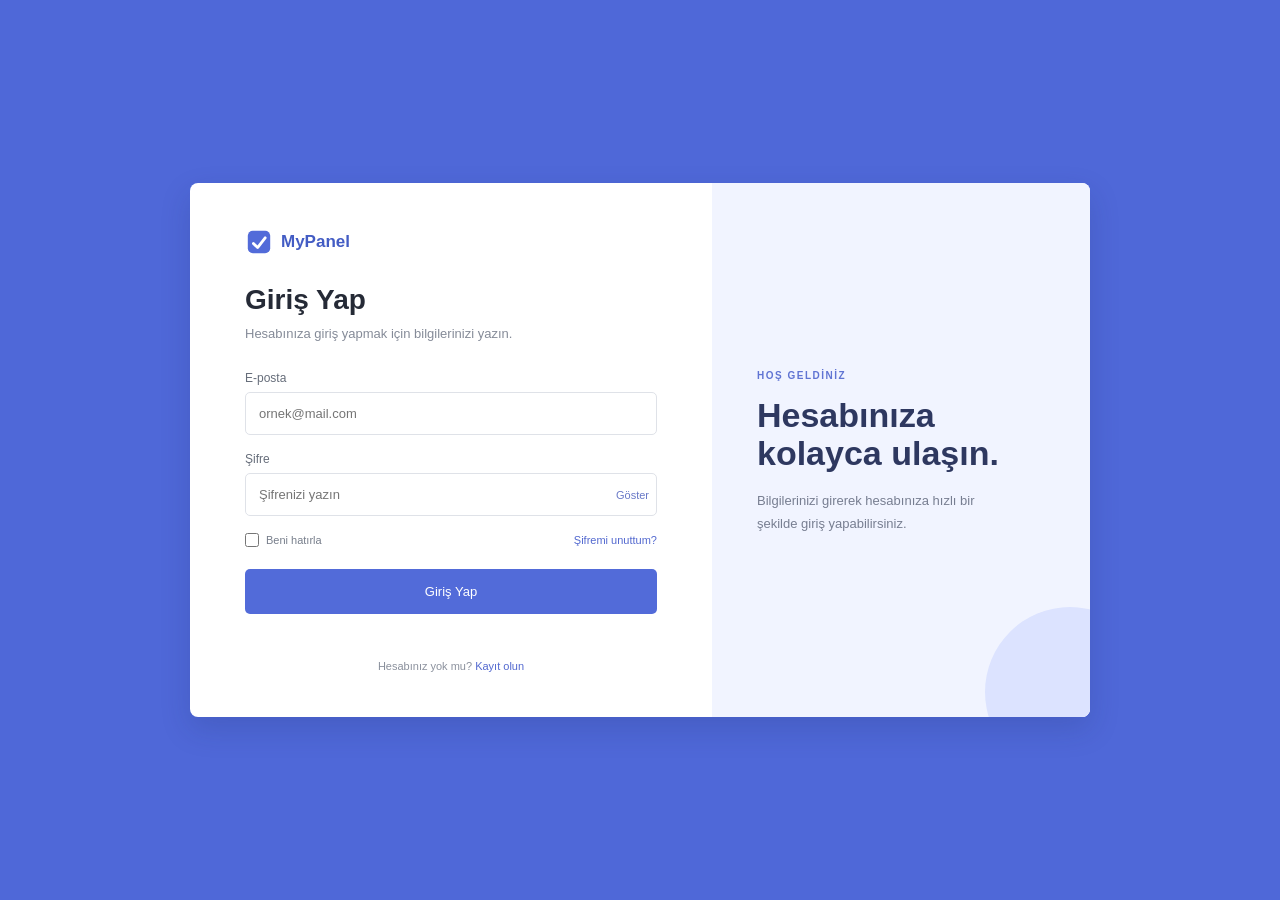
<file: projeler/theme-loginRegister/login.html>
<!DOCTYPE html>
<html lang="tr">
<head>
    <meta charset="UTF-8">
    <meta name="viewport" content="width=device-width, initial-scale=1.0">
    <title>Giriş Yap</title>
    <link rel="stylesheet" href="assets/css/style.css">
</head>
<body>
    <div class="page">
        <div class="auth-box">
            <div class="form-area">
                <div class="brand">
                    <img src="assets/img/logo.svg" alt="Logo">
                    <span>MyPanel</span>
                </div>

                <h1>Giriş Yap</h1>
                <p class="small-text">Hesabınıza giriş yapmak için bilgilerinizi yazın.</p>

                <form id="loginForm">
                    <div class="input-group">
                        <label for="loginEmail">E-posta</label>
                        <input type="email" id="loginEmail" placeholder="ornek@mail.com">
                    </div>

                    <div class="input-group">
                        <label for="loginPassword">Şifre</label>
                        <div class="password-box">
                            <input type="password" id="loginPassword" placeholder="Şifrenizi yazın">
                            <button type="button" class="show-password" data-target="loginPassword">Göster</button>
                        </div>
                    </div>

                    <div class="form-options">
                        <label class="remember">
                            <input type="checkbox" id="rememberMe">
                            <span>Beni hatırla</span>
                        </label>
                        <a href="#" id="forgotPassword">Şifremi unuttum?</a>
                    </div>

                    <button class="main-button" type="submit">Giriş Yap</button>
                    <div class="message" id="loginMessage"></div>
                </form>

                <p class="bottom-text">
                    Hesabınız yok mu?
                    <a href="register.html">Kayıt olun</a>
                </p>
            </div>

            <div class="side-area">
                <div class="side-content">
                    <span class="side-label">HOŞ GELDİNİZ</span>
                    <h2>Hesabınıza<br>kolayca ulaşın.</h2>
                    <p>Bilgilerinizi girerek hesabınıza hızlı bir şekilde giriş yapabilirsiniz.</p>
                </div>
            </div>
        </div>
    </div>

    <script src="assets/js/main.js"></script>
</body>
</html>
</file>
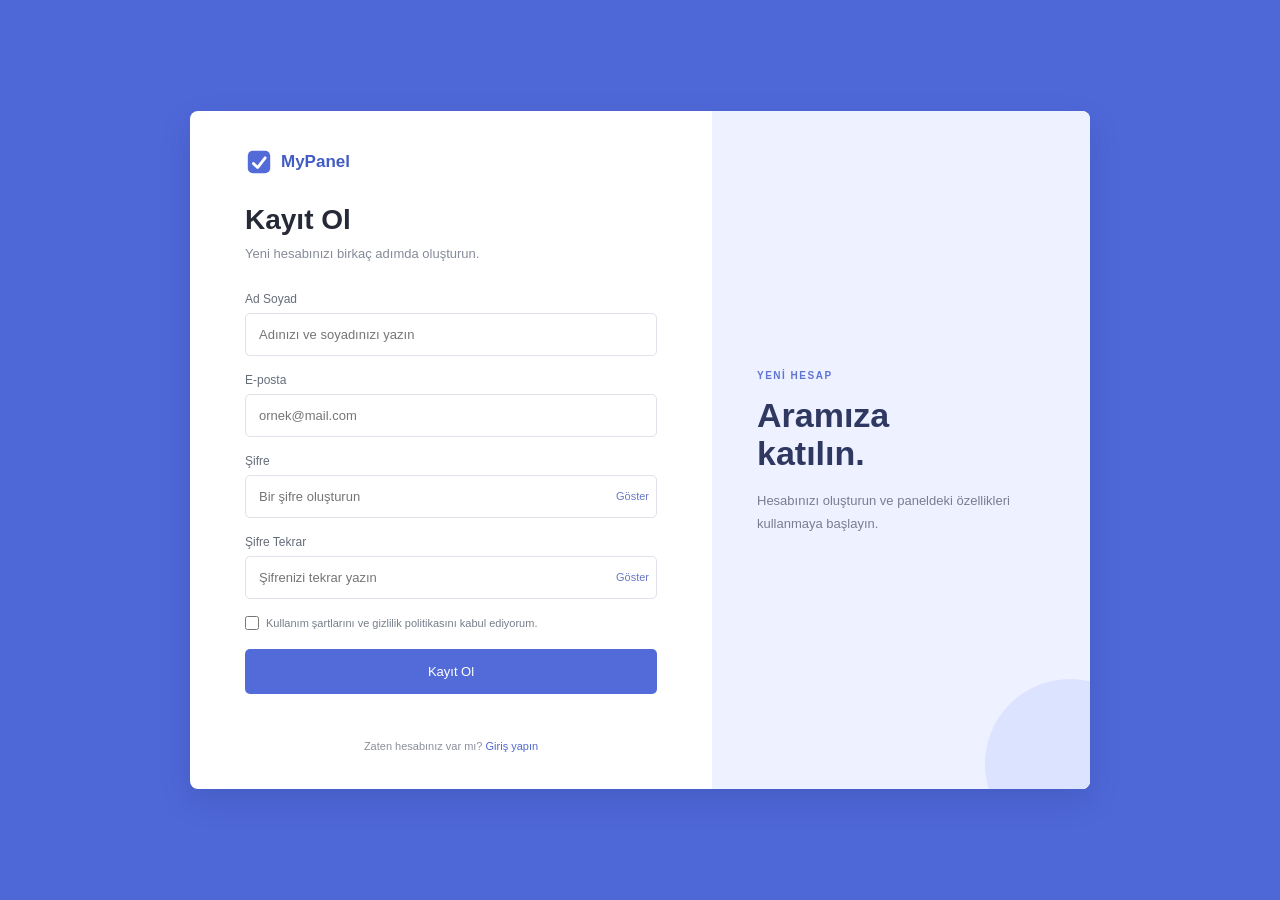
<file: projeler/theme-loginRegister/register.html>
<!DOCTYPE html>
<html lang="tr">
<head>
    <meta charset="UTF-8">
    <meta name="viewport" content="width=device-width, initial-scale=1.0">
    <title>Kayıt Ol</title>
    <link rel="stylesheet" href="assets/css/style.css">
</head>
<body>
    <div class="page">
        <div class="auth-box register-box">
            <div class="form-area">
                <div class="brand">
                    <img src="assets/img/logo.svg" alt="Logo">
                    <span>MyPanel</span>
                </div>

                <h1>Kayıt Ol</h1>
                <p class="small-text">Yeni hesabınızı birkaç adımda oluşturun.</p>

                <form id="registerForm">
                    <div class="input-group">
                        <label for="registerName">Ad Soyad</label>
                        <input type="text" id="registerName" placeholder="Adınızı ve soyadınızı yazın">
                    </div>

                    <div class="input-group">
                        <label for="registerEmail">E-posta</label>
                        <input type="email" id="registerEmail" placeholder="ornek@mail.com">
                    </div>

                    <div class="input-group">
                        <label for="registerPassword">Şifre</label>
                        <div class="password-box">
                            <input type="password" id="registerPassword" placeholder="Bir şifre oluşturun">
                            <button type="button" class="show-password" data-target="registerPassword">Göster</button>
                        </div>
                    </div>

                    <div class="input-group">
                        <label for="registerPasswordAgain">Şifre Tekrar</label>
                        <div class="password-box">
                            <input type="password" id="registerPasswordAgain" placeholder="Şifrenizi tekrar yazın">
                            <button type="button" class="show-password" data-target="registerPasswordAgain">Göster</button>
                        </div>
                    </div>

                    <label class="terms">
                        <input type="checkbox" id="terms">
                        <span>Kullanım şartlarını ve gizlilik politikasını kabul ediyorum.</span>
                    </label>

                    <button class="main-button" type="submit">Kayıt Ol</button>
                    <div class="message" id="registerMessage"></div>
                </form>

                <p class="bottom-text">
                    Zaten hesabınız var mı?
                    <a href="login.html">Giriş yapın</a>
                </p>
            </div>

            <div class="side-area register-side">
                <div class="side-content">
                    <span class="side-label">YENİ HESAP</span>
                    <h2>Aramıza<br>katılın.</h2>
                    <p>Hesabınızı oluşturun ve paneldeki özellikleri kullanmaya başlayın.</p>
                </div>
            </div>
        </div>
    </div>

    <script src="assets/js/main.js"></script>
</body>
</html>
</file>
<file: projeler/theme-loginRegister/assets/css/style.css>
* {
    margin: 0;
    padding: 0;
    box-sizing: border-box;
}

body {
    font-family: Arial, Helvetica, sans-serif;
    background: #4f68d8;
    color: #252a36;
}

.page {
    min-height: 100vh;
    display: flex;
    align-items: center;
    justify-content: center;
    padding: 35px 20px;
}

.auth-box {
    width: 900px;
    max-width: 100%;
    min-height: 530px;
    display: flex;
    background: #fff;
    border-radius: 8px;
    overflow: hidden;
    box-shadow: 0 12px 30px rgba(30, 45, 100, 0.18);
}

.form-area {
    width: 58%;
    padding: 45px 55px;
}

.side-area {
    width: 42%;
    background: #f1f4ff;
    display: flex;
    align-items: center;
    padding: 45px;
    position: relative;
}

.side-area:after {
    content: "";
    position: absolute;
    width: 170px;
    height: 170px;
    border-radius: 50%;
    background: #dce3ff;
    right: -65px;
    bottom: -60px;
}

.brand {
    display: flex;
    align-items: center;
    gap: 8px;
    margin-bottom: 28px;
    color: #435cc4;
    font-size: 17px;
    font-weight: bold;
}

.brand img {
    width: 28px;
    height: 28px;
}

h1 {
    font-size: 28px;
    margin-bottom: 8px;
}

.small-text {
    color: #858b98;
    font-size: 13px;
    margin-bottom: 28px;
    line-height: 1.5;
}

.input-group {
    margin-bottom: 17px;
}

.input-group label {
    display: block;
    font-size: 12px;
    color: #666d7a;
    margin-bottom: 7px;
}

.input-group input {
    width: 100%;
    height: 43px;
    border: 1px solid #dfe2e8;
    border-radius: 5px;
    padding: 0 13px;
    outline: none;
    font-size: 13px;
    transition: border-color 0.2s;
}

.input-group input:focus {
    border-color: #6579db;
}

.password-box {
    position: relative;
}

.password-box input {
    padding-right: 65px;
}

.show-password {
    position: absolute;
    right: 8px;
    top: 7px;
    height: 29px;
    border: 0;
    background: transparent;
    color: #6878c7;
    cursor: pointer;
    font-size: 11px;
}

.form-options {
    display: flex;
    align-items: center;
    justify-content: space-between;
    margin: 5px 0 22px;
    font-size: 11px;
}

.remember,
.terms {
    display: flex;
    align-items: center;
    gap: 7px;
    color: #777e8b;
    cursor: pointer;
}

.remember input,
.terms input {
    width: 14px;
    height: 14px;
}

a {
    color: #5268cf;
    text-decoration: none;
}

a:hover {
    text-decoration: underline;
}

.main-button {
    width: 100%;
    height: 45px;
    border: 0;
    border-radius: 5px;
    background: #526bd9;
    color: white;
    font-size: 13px;
    cursor: pointer;
    transition: background 0.2s;
}

.main-button:hover {
    background: #435bc8;
}

.bottom-text {
    text-align: center;
    font-size: 11px;
    color: #8a909c;
    margin-top: 19px;
}

.message {
    min-height: 18px;
    margin-top: 9px;
    font-size: 11px;
    text-align: center;
    color: #5268cf;
}

.terms {
    font-size: 11px;
    line-height: 1.4;
    margin: 3px 0 18px;
}

.side-content {
    position: relative;
    z-index: 2;
}

.side-label {
    color: #6074d3;
    font-size: 10px;
    letter-spacing: 1.5px;
    font-weight: bold;
}

.side-content h2 {
    margin-top: 13px;
    font-size: 34px;
    line-height: 1.12;
    color: #2e3860;
}

.side-content p {
    margin-top: 18px;
    max-width: 260px;
    color: #777e91;
    font-size: 13px;
    line-height: 1.7;
}

.register-box .form-area {
    padding-top: 37px;
    padding-bottom: 37px;
}

.register-box {
    min-height: 590px;
}

.register-side {
    background: #eef1ff;
}

@media (max-width: 760px) {
    .auth-box {
        min-height: auto;
    }

    .side-area {
        display: none;
    }

    .form-area {
        width: 100%;
        padding: 35px 28px;
    }

    .register-box .form-area {
        padding: 35px 28px;
    }
}
</file>
